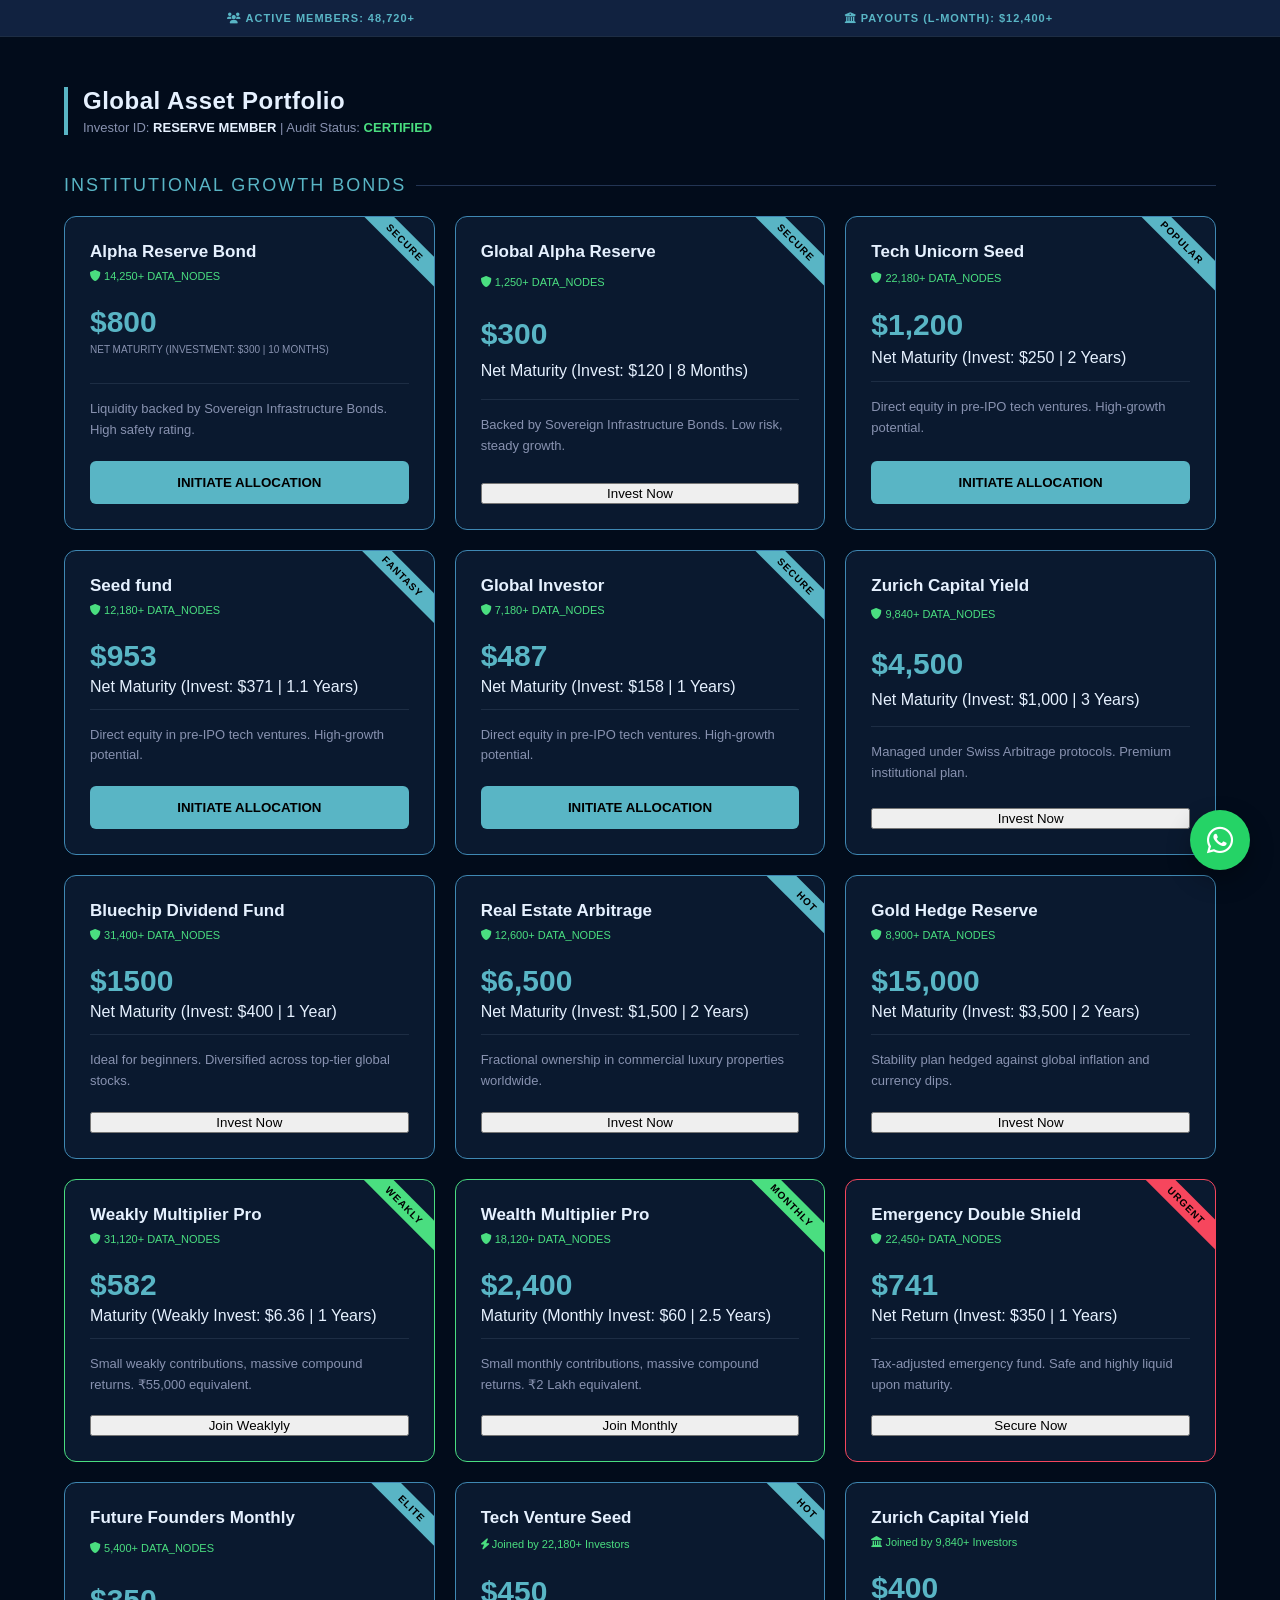
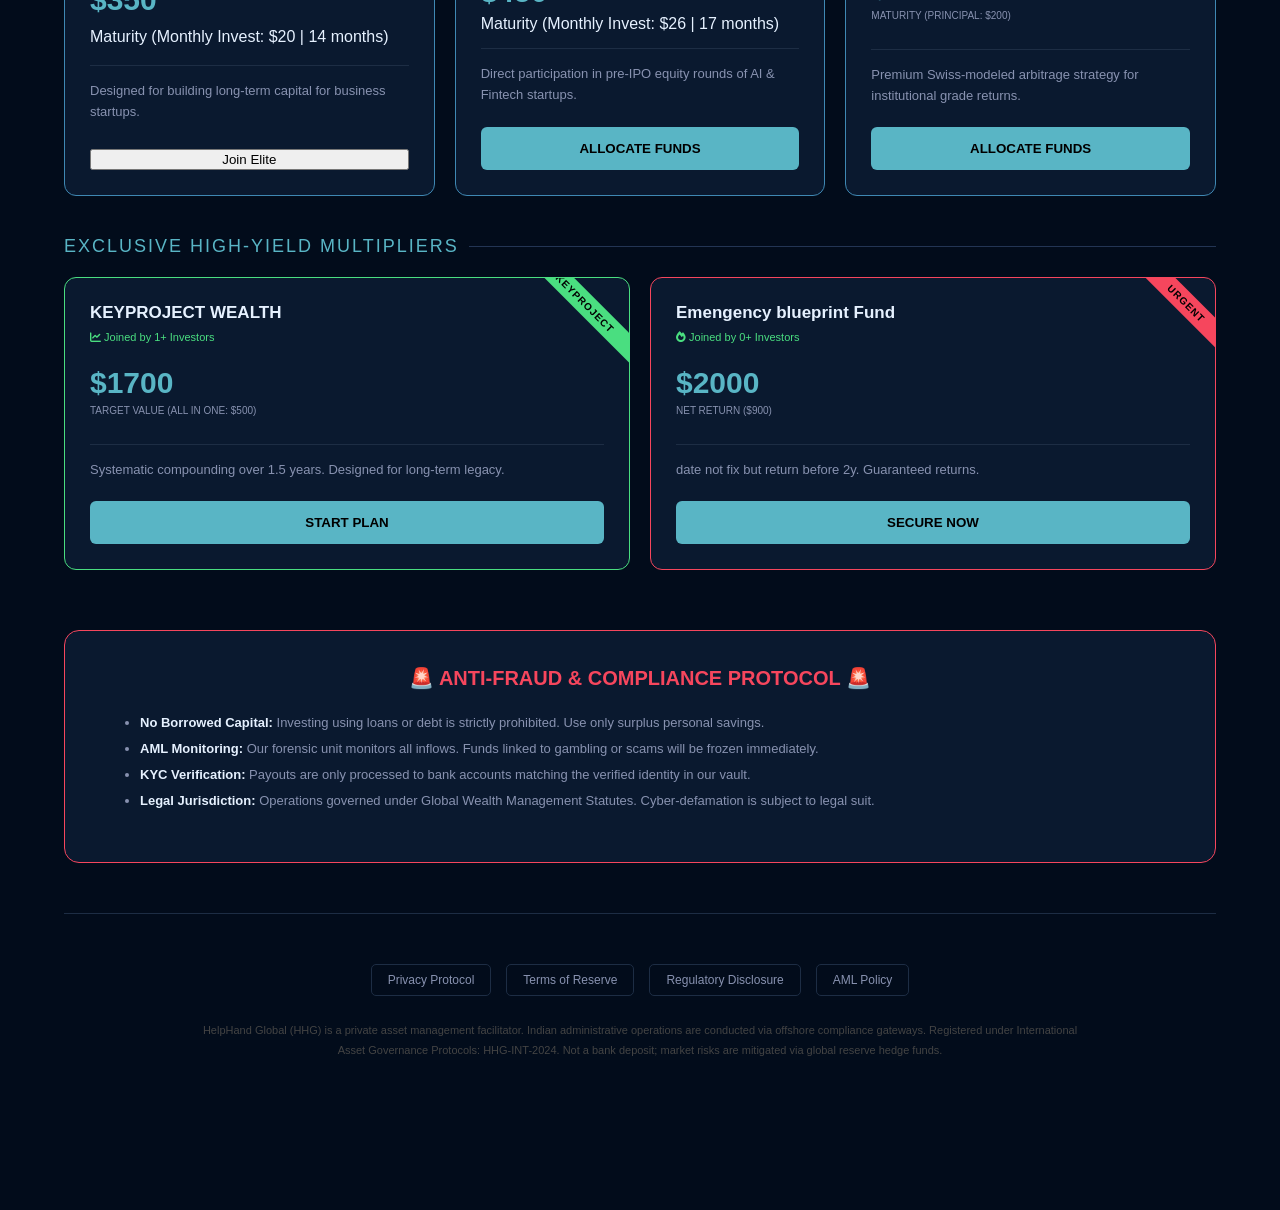
<file: dashboard.html>
<!DOCTYPE html>
<html lang="en">
<head>
    <meta charset="UTF-8">
    <meta name="viewport" content="width=device-width, initial-scale=1.0, user-scalable=no">
    <title>Institutional Dashboard | HelpHand Global Reserve</title>
    <link rel="stylesheet" href="https://cdnjs.cloudflare.com/ajax/libs/font-awesome/6.0.0/css/all.min.css">
    <style>
        :root { --gold: #59b5c5; --panel: #0a192f; --white: #e6f1ff; --text-dim: #8892b0; --bg: #020c1b; }
        body { background: var(--bg); font-family: 'Segoe UI', Tahoma, Geneva, Verdana, sans-serif; color: var(--white); margin: 0; padding-bottom: 80px; }
        
        /* Header Stats */
        .stats-ticker { background: #112240; padding: 12px; display: flex; justify-content: space-around; font-size: 11px; color: var(--gold); border-bottom: 1px solid #1d2d44; font-weight: bold; text-transform: uppercase; letter-spacing: 1px; }

        .dashboard-wrapper { padding: 20px 5%; max-width: 1300px; margin: 0 auto; }
        .welcome-msg { margin: 30px 0; border-left: 4px solid var(--gold); padding-left: 15px; }
        .welcome-msg h2 { margin: 0; font-size: 24px; letter-spacing: 0.5px; }
        .welcome-msg p { color: var(--text-dim); font-size: 13px; margin: 5px 0; }

        /* Grid System */
        .section-title { font-size: 18px; color: var(--gold); margin: 40px 0 20px; text-transform: uppercase; letter-spacing: 2px; display: flex; align-items: center; gap: 10px; }
        .section-title::after { content: ""; height: 1px; background: #233554; flex: 1; }
        
        .opp-grid { display: grid; grid-template-columns: repeat(auto-fit, minmax(300px, 1fr)); gap: 20px; }
        
        /* Card Styling */
        .opp-card { background: var(--panel); border: 1px solid #3f88b3; border-radius: 12px; padding: 25px; transition: 0.4s; position: relative; overflow: hidden; display: flex; flex-direction: column; justify-content: space-between; }
        .opp-card:hover { border-color: var(--gold); transform: translateY(-8px); box-shadow: 0 15px 35px rgba(0,0,0,0.6); }
        
        .opp-card h3 { color: var(--white); margin: 0; font-size: 17px; font-weight: 600; }
        .investor-stat { font-size: 11px; color: #4ade80; margin: 8px 0; display: block; font-weight: 500; }
        
        .opp-card .payout { display: block; color: var(--gold); font-size: 30px; font-weight: 800; margin: 15px 0 5px; }
        .net-label { font-size: 10px; color: var(--text-dim); margin-bottom: 15px; text-transform: uppercase; }
        
        .details { font-size: 13px; color: var(--text-dim); line-height: 1.6; padding-top: 15px; border-top: 1px solid #1d2d44; margin-bottom: 20px; }
        
        .tag { position: absolute; top: 15px; right: -35px; background: var(--gold); color: #000; font-size: 10px; font-weight: 900; padding: 5px 40px; transform: rotate(45deg); letter-spacing: 1px; }

        /* Buttons */
        .apply-btn { background: var(--gold); color: #000; border: none; padding: 14px; width: 100%; border-radius: 6px; font-weight: 800; cursor: pointer; text-transform: uppercase; transition: 0.3s; }
        .apply-btn:hover { background: #e2b96d; letter-spacing: 1px; }

        /* Prohibition Box */
        .scammer-warning { background: #0a192f; border: 1px solid #f6465d; padding: 35px; border-radius: 15px; margin-top: 60px; }
        .scammer-warning h2 { color: #f6465d; margin-top: 0; text-align: center; font-size: 20px; }
        .rules-list { color: var(--text-dim); font-size: 13px; line-height: 2; margin-top: 20px; }
        .rules-list b { color: var(--white); }

        /* Floating WhatsApp */
        .whatsapp-float { position: fixed; bottom: 30px; right: 30px; background: #25d366; color: white; width: 60px; height: 60px; border-radius: 50%; display: flex; align-items: center; justify-content: center; font-size: 30px; box-shadow: 0 10px 25px rgba(0,0,0,0.3); z-index: 999; text-decoration: none; }

        /* Footer */
        .legal-footer { text-align: center; padding: 50px 0; border-top: 1px solid #1d2d44; margin-top: 50px; }
        .legal-links { margin-bottom: 25px; display: flex; justify-content: center; gap: 15px; flex-wrap: wrap; }
        .legal-links a { color: var(--text-dim); text-decoration: none; font-size: 12px; padding: 8px 16px; border: 1px solid #1d2d44; border-radius: 5px; transition: 0.3s; }
        .legal-links a:hover { border-color: var(--gold); color: var(--gold); }
    </style>
</head>
<body>

    <div class="stats-ticker">
        <span><i class="fas fa-users"></i> ACTIVE MEMBERS: 48,720+</span>
        <span><i class="fas fa-university"></i> PAYOUTS (L-MONTH): $12,400+</span>
    </div>

    <div class="dashboard-wrapper">
        <div class="welcome-msg">
            <h2>Global Asset Portfolio</h2>
            <p>Investor ID: <span id="user-display" style="color: var(--white); font-weight: bold;">...</span> | Audit Status: <span style="color: #4ade80; font-weight: bold;">CERTIFIED</span></p>
        </div>

        <div class="section-title">Institutional Growth Bonds</div>
        <div class="opp-grid" id="standard-grid">
            <div class="opp-card">
                <div class="tag">SECURE</div>
                <h3>Alpha Reserve Bond</h3>
                <span class="investor-stat"><i class="fas fa-shield-alt"></i> 14,250+ DATA_NODES</span>
                <span class="payout">$800</span>
                <span class="net-label">Net Maturity (Investment: $300 | 10 Months)</span>
                <p class="details">Liquidity backed by Sovereign Infrastructure Bonds. High safety rating.</p>
                <button class="apply-btn" onclick="invest(300, '$800', ' 10 Months')">INITIATE ALLOCATION</button>
            </div>

<div class="opp-card">
    <div class="tag">SECURE</div>
    <h3>Global Alpha Reserve</h3>
    <span class="investor-stat"><i class="fas fa-shield-alt"></i> 1,250+ DATA_NODES</span>
    <span class="payout">$300</span>
    <span class="net-return">Net Maturity (Invest: $120 | 8 Months)</span>
    <p class="details">Backed by Sovereign Infrastructure Bonds. Low risk, steady growth.</p>
    <button class="applyn-btn" onclick="invest(120, '$300', '8 Months')">Invest Now</button>
</div>

<div class="opp-card">
    <div class="tag">POPULAR</div>
    <h3>Tech Unicorn Seed</h3>
    <span class="investor-stat"><i class="fas fa-shield-alt"></i> 22,180+ DATA_NODES</span>
    <span class="payout">$1,200</span>
    <span class="net-return">Net Maturity (Invest: $250 | 2 Years)</span>
    <p class="details">Direct equity in pre-IPO tech ventures. High-growth potential.</p>
    <button class="apply-btn" onclick="invest(250, '$1200', '2 Years')">INITIATE ALLOCATION</button>
</div>

     <div class="opp-card">
    <div class="tag">FANTASY</div>
    <h3> Seed fund</h3>
    <span class="investor-stat"><i class="fas fa-shield-alt"></i> 12,180+ DATA_NODES</span>
    <span class="payout">$953</span>
    <span class="net-return">Net Maturity (Invest: $371 | 1.1 Years)</span>
    <p class="details">Direct equity in pre-IPO tech ventures. High-growth potential.</p>
    <button class="apply-btn" onclick="invest(371, '$953', '1.1 Years')">INITIATE ALLOCATION</button>
</div>
       

 <div class="opp-card">
    <div class="tag">SECURE</div>
    <h3> Global Investor</h3>
    <span class="investor-stat"><i class="fas fa-shield-alt"></i> 7,180+ DATA_NODES</span>
    <span class="payout">$487</span>
    <span class="net-return">Net Maturity (Invest: $158 | 1 Years)</span>
    <p class="details">Direct equity in pre-IPO tech ventures. High-growth potential.</p>
    <button class="apply-btn" onclick="invest(158, '$487', '1 Years')">INITIATE ALLOCATION</button>
</div>           

<div class="opp-card">
    <h3>Zurich Capital Yield</h3>
    <span class="investor-stat"><i class="fas fa-shield-alt"></i> 9,840+ DATA_NODES</span>
    <span class="payout">$4,500</span>
    <span class="net-return">Net Maturity (Invest: $1,000 | 3 Years)</span>
    <p class="details">Managed under Swiss Arbitrage protocols. Premium institutional plan.</p>
    <button class="apply-btn-sm" onclick="invest(1000, '$4500', '3 Years')">Invest Now</button>
</div>

<div class="opp-card">
    <h3>Bluechip Dividend Fund</h3>
    <span class="investor-stat"><i class="fas fa-shield-alt"></i> 31,400+ DATA_NODES</span>
    <span class="payout">$1500</span>
    <span class="net-return">Net Maturity (Invest: $400 | 1 Year)</span>
    <p class="details">Ideal for beginners. Diversified across top-tier global stocks.</p>
    <button class="apply-btn-sm" onclick="invest(400, '$1500', '1 Year')">Invest Now</button>
</div>

<div class="opp-card">
    <div class="tag">HOT</div>
    <h3>Real Estate Arbitrage</h3>
    <span class="investor-stat"><i class="fas fa-shield-alt"></i> 12,600+ DATA_NODES</span>
    <span class="payout">$6,500</span>
    <span class="net-return">Net Maturity (Invest: $1,500 | 2 Years)</span>
    <p class="details">Fractional ownership in commercial luxury properties worldwide.</p>
    <button class="apply-btn-sm" onclick="invest(1500, '$6500', '2 Years')">Invest Now</button>
</div>

<div class="opp-card">
    <h3>Gold Hedge Reserve</h3>
    <span class="investor-stat"><i class="fas fa-shield-alt"></i> 8,900+ DATA_NODES</span>
    <span class="payout">$15,000</span>
    <span class="net-return">Net Maturity (Invest: $3,500 | 2 Years)</span>
    <p class="details">Stability plan hedged against global inflation and currency dips.</p>
    <button class="apply-btn-sm" onclick="invest(3500, '$15000', '2 Years')">Invest Now</button>
</div>

  <div class="opp-card" style="border-color: #4ade80;">
    <div class="tag" style="background: #4ade80;">WEAKLY</div>
    <h3>Weakly Multiplier Pro</h3>
    <span class="investor-stat"><i class="fas fa-shield-alt"></i> 31,120+ DATA_NODES</span>
    <span class="payout">$582</span>
    <span class="net-return">Maturity (Weakly Invest: $6.36 | 1 Years)</span>
    <p class="details">Small weakly contributions, massive compound returns. ₹55,000 equivalent.</p>
    <button class="apply-btn-sm" onclick="invest('6.36 Weakly', '582', '1 Years')">Join Weaklyly</button>
</div>          

<div class="opp-card" style="border-color: #4ade80;">
    <div class="tag" style="background: #4ade80;">MONTHLY</div>
    <h3>Wealth Multiplier Pro</h3>
    <span class="investor-stat"><i class="fas fa-shield-alt"></i> 18,120+ DATA_NODES</span>
    <span class="payout">$2,400</span>
    <span class="net-return">Maturity (Monthly Invest: $60 | 2.5 Years)</span>
    <p class="details">Small monthly contributions, massive compound returns. ₹2 Lakh equivalent.</p>
    <button class="apply-btn-sm" onclick="invest('60 Monthly', '$2400', '2.5 Years')">Join Monthly</button>
</div>

<div class="opp-card" style="border-color: #f6465d;">
    <div class="tag" style="background: #f6465d;">URGENT</div>
    <h3>Emergency Double Shield</h3>
    <span class="investor-stat"><i class="fas fa-shield-alt"></i> 22,450+ DATA_NODES</span>
    <span class="payout">$741</span>
    <span class="net-return">Net Return (Invest: $350 | 1 Years)</span>
    <p class="details">Tax-adjusted emergency fund. Safe and highly liquid upon maturity.</p>
    <button class="apply-btn-sm" onclick="invest(350, '$741', '1 Years')">Secure Now</button>
</div>

<div class="opp-card">
    <div class="tag">ELITE</div>
    <h3>Future Founders Monthly</h3>
    <span class="investor-stat"><i class="fas fa-shield-alt"></i> 5,400+ DATA_NODES</span>
    <span class="payout">$350</span>
    <span class="net-return">Maturity (Monthly Invest: $20 | 14 months)</span>
    <p class="details">Designed for building long-term capital for business startups.</p>
    <button class="apply-btn-sm" onclick="invest('$20 Monthly', '$350', '14 months')">Join Elite</button>
</div>

             <div class="opp-card">
                <div class="tag">HOT</div>
                <h3>Tech Venture Seed</h3>
                <span class="investor-stat"><i class="fas fa-bolt"></i> Joined by 22,180+ Investors</span>
                <span class="payout">$450</span>
                <span class="net-return">Maturity (Monthly Invest: $26 | 17 months)</span>
                <p class="details">Direct participation in pre-IPO equity rounds of AI & Fintech startups.</p>
                <button class="apply-btn" onclick="invest('$26 Monthly', '$450', '17 months')">Allocate Funds</button>
            </div>
            
            <div class="opp-card">
                <h3>Zurich Capital Yield</h3>
                <span class="investor-stat"><i class="fas fa-landmark"></i> Joined by 9,840+ Investors</span>
                <span class="payout">$400</span>
                <span class="net-label"> Maturity (Principal: $200)</span>
                <p class="details">Premium Swiss-modeled arbitrage strategy for institutional grade returns.</p>
                <button class="apply-btn" onclick="invest('$400', '1 Year')">Allocate Funds</button>
            </div>

            </div>

       <div class="section-title">Exclusive High-Yield Multipliers</div>
        <div class="opp-grid">
            <div class="opp-card" style="border-color: #4ade80;">
                <div class="tag" style="background: #4ade80;">KEYPROJECT</div>
                <h3>KEYPROJECT WEALTH</h3>
                <span class="investor-stat"><i class="fas fa-chart-line"></i> Joined by 1+ Investors</span>
                <span class="payout">$1700</span>
                <span class="net-label">Target Value (All in one: $500)</span>
                <p class="details">Systematic compounding over 1.5 years. Designed for long-term legacy.</p>
                <button class="apply-btn" onclick="invest('Vie Goal project', '$1700', '1.5 Years')">Start Plan</button>
            </div>

            <div class="opp-card" style="border-color: #f6465d;">
                <div class="tag" style="background: #f6465d;">URGENT</div>
                <h3>Emengency blueprint Fund</h3>
                <span class="investor-stat"><i class="fas fa-fire"></i> Joined by 0+ Investors</span>
                <span class="payout">$2000</span>
                <span class="net-label">Net Return ($900)</span>
                <p class="details">date not fix but return before 2y. Guaranteed returns.</p>
                <button class="apply-btn" onclick="invest($900, '$2000',Anytime,'Years')">Secure Now</button>
            </div>
            </div>

        <div class="scammer-warning">
            <h2>🚨 ANTI-FRAUD & COMPLIANCE PROTOCOL 🚨</h2>
            <ul class="rules-list">
                <li><b>No Borrowed Capital:</b> Investing using loans or debt is strictly prohibited. Use only surplus personal savings.</li>
                <li><b>AML Monitoring:</b> Our forensic unit monitors all inflows. Funds linked to gambling or scams will be frozen immediately.</li>
                <li><b>KYC Verification:</b> Payouts are only processed to bank accounts matching the verified identity in our vault.</li>
                <li><b>Legal Jurisdiction:</b> Operations governed under Global Wealth Management Statutes. Cyber-defamation is subject to legal suit.</li>
            </ul>
        </div>

        <div class="legal-footer">
            <div class="legal-links">
                <a href="#">Privacy Protocol</a>
                <a href="#">Terms of Reserve</a>
                <a href="#">Regulatory Disclosure</a>
                <a href="#">AML Policy</a>
            </div>
            <p style="font-size: 11px; color: #444; max-width: 900px; margin: 0 auto; line-height: 1.8;">
                HelpHand Global (HHG) is a private asset management facilitator. Indian administrative operations are conducted via offshore compliance gateways. Registered under International Asset Governance Protocols: HHG-INT-2024. Not a bank deposit; market risks are mitigated via global reserve hedge funds.
            </p>
        </div>
    </div>

    <a href="https://wa.me/919076267214" class="whatsapp-float" target="_blank">
        <i class="fab fa-whatsapp"></i>
    </a>

    <script>
        // Load Identity
        const userData = JSON.parse(localStorage.getItem('hhg_user')) || {name: "Reserve Member"};
        document.getElementById('user-display').innerText = userData.name.toUpperCase();

        // Investment Trigger
        function invest(amt, target, time) {
            const consent = confirm("I certify that I am investing my own surplus savings and not borrowed funds. I accept the Institutional Reserve Terms.");
            if(consent) {
                localStorage.setItem('hhg_plan', JSON.stringify({ investAmt: amt, targetAmt: target, tenure: time }));
                window.location.href = 'checkout.html';
            }
        }
    </script>
</body>
</html>
</file>
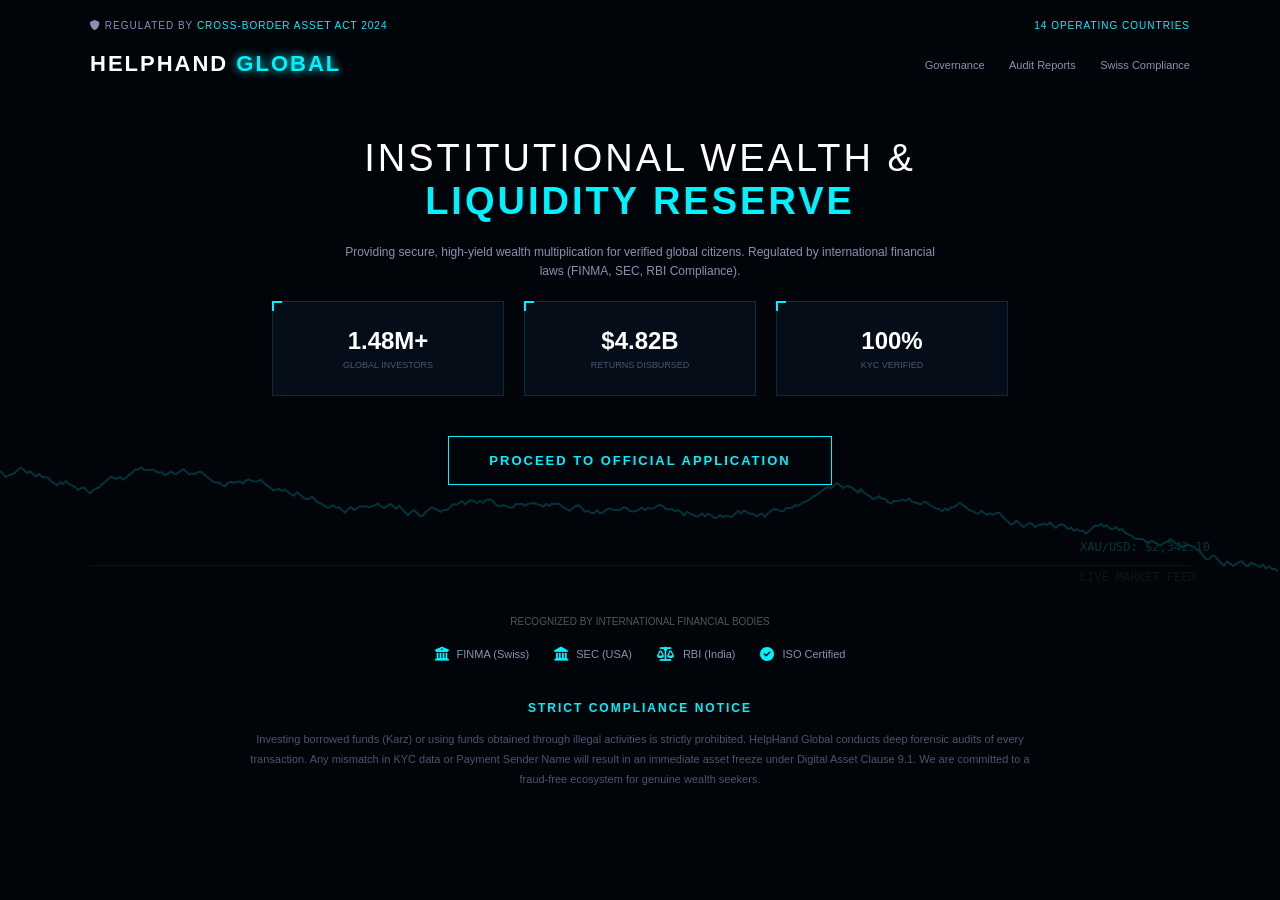
<file: home.html>
<!DOCTYPE html>
<html lang="en">
<head>
    <meta charset="UTF-8">
    <meta name="viewport" content="width=device-width, initial-scale=1.0">
    <title>Dashboard | Helphand Global Strategic Reserve</title>
    
    <link rel="icon" type="image/png" href="my-logo.png">
    <link rel="stylesheet" href="https://cdnjs.cloudflare.com/ajax/libs/font-awesome/6.0.0/css/all.min.css">

    <style>
        :root {
            --neon-blue: #00f2ff;
            --dark-bg: #010409;
            --panel-bg: rgba(6, 15, 25, 0.96);
            --border-glow: rgba(0, 242, 255, 0.15);
        }

        body, html {
            margin: 0; padding: 0; width: 100%; height: 100%;
            overflow-x: hidden; background-color: var(--dark-bg);
            font-family: 'Inter', sans-serif; color: white;
        }

        /* LIVE CHART BACKGROUND */
        #chart-canvas { position: fixed; top: 0; left: 0; width: 100%; height: 100%; z-index: 0; pointer-events: none; opacity: 0.2; }

        #main-container { position: relative; z-index: 10; max-width: 1100px; margin: 0 auto; padding: 20px; }

        /* TOP BAR INFO */
        .top-status { display: flex; justify-content: space-between; font-size: 10px; color: #8892b0; text-transform: uppercase; letter-spacing: 1px; margin-bottom: 20px; }
        .top-status span { color: var(--neon-blue); }

        nav { display: flex; justify-content: space-between; align-items: center; margin-bottom: 60px; }
        .main-logo { font-size: 22px; font-weight: bold; letter-spacing: 2px; }
        .main-logo span { color: var(--neon-blue); text-shadow: 0 0 10px var(--neon-blue); }
        .nav-links a { color: #8892b0; text-decoration: none; margin-left: 20px; font-size: 11px; transition: 0.3s; }
        .nav-links a:hover { color: var(--neon-blue); }

        /* HERO AREA */
        .hero { text-align: center; margin-bottom: 50px; }
        h1 { font-size: 38px; font-weight: 300; letter-spacing: 3px; margin: 0; text-transform: uppercase; }
        h1 span { color: var(--neon-blue); font-weight: 600; }
        .hero-p { color: #8892b0; font-size: 12px; max-width: 600px; margin: 20px auto; line-height: 1.6; }

        /* METRICS */
        .metrics { display: flex; justify-content: center; gap: 20px; margin-bottom: 40px; }
        .m-card { background: var(--panel-bg); border: 1px solid var(--border-glow); padding: 25px; width: 180px; text-align: center; position: relative; }
        .m-card h2 { font-size: 24px; margin: 0; color: white; }
        .m-card p { font-size: 9px; color: #495670; margin: 5px 0 0; text-transform: uppercase; }
        .m-card::before { content: ''; position: absolute; top: -1px; left: -1px; width: 8px; height: 8px; border-top: 2px solid var(--neon-blue); border-left: 2px solid var(--neon-blue); }

        /* WORKING ACTION BUTTON */
        .action-btn { 
            background: transparent; 
            border: 1px solid var(--neon-blue); 
            color: var(--neon-blue); 
            padding: 16px 40px; 
            font-size: 13px; 
            font-weight: bold; 
            cursor: pointer; 
            letter-spacing: 2px; 
            transition: 0.4s; 
            display: block; 
            margin: 0 auto;
            text-decoration: none; /* In case it's <a> tag */
            text-align: center;
        }
        .action-btn:hover { background: var(--neon-blue); color: black; box-shadow: 0 0 20px rgba(0, 242, 255, 0.4); }

        /* COMPLIANCE & BADGES */
        .compliance-area { margin-top: 80px; text-align: center; border-top: 1px solid rgba(255,255,255,0.05); padding-top: 40px; }
        .badge-row { display: flex; justify-content: center; gap: 25px; flex-wrap: wrap; margin-bottom: 40px; }
        .badge { font-size: 11px; color: #8892b0; display: flex; align-items: center; gap: 8px; }
        .badge i { color: var(--neon-blue); font-size: 14px; }

        .notice-box { max-width: 800px; margin: 0 auto; text-align: center; }
        .notice-title { color: var(--neon-blue); font-size: 12px; font-weight: bold; letter-spacing: 2px; margin-bottom: 15px; text-transform: uppercase; }
        .notice-text { color: #495670; font-size: 11px; line-height: 1.8; }
    </style>
</head>
<body>

    <canvas id="chart-canvas"></canvas>

    <div id="main-container">
        <div class="top-status">
            <div><i class="fas fa-shield-alt"></i> Regulated by <span>Cross-Border Asset Act 2024</span></div>
            <div><span>14 Operating Countries</span></div>
        </div>

        <nav>
            <div class="main-logo">HELPHAND <span>GLOBAL</span></div>
            <div class="nav-links">
                <a href="#">Governance</a>
                <a href="#">Audit Reports</a>
                <a href="#">Swiss Compliance</a>
            </div>
        </nav>

        <section class="hero">
            <h1>Institutional Wealth &<br><span>Liquidity Reserve</span></h1>
            <p class="hero-p">Providing secure, high-yield wealth multiplication for verified global citizens. Regulated by international financial laws (FINMA, SEC, RBI Compliance).</p>

            <div class="metrics">
                <div class="m-card"><h2>1.48M+</h2><p>Global Investors</p></div>
                <div class="m-card"><h2>$4.82B</h2><p>Returns Disbursed</p></div>
                <div class="m-card"><h2>100%</h2><p>KYC Verified</p></div>
            </div>

            <button class="action-btn" onclick="window.location.href='kyc.html'">PROCEED TO OFFICIAL APPLICATION</button>
        </section>

        <div class="compliance-area">
            <p style="font-size: 10px; color: #555; margin-bottom: 20px; text-transform: uppercase;">Recognized by International Financial Bodies</p>
            <div class="badge-row">
                <div class="badge"><i class="fas fa-university"></i> FINMA (Swiss)</div>
                <div class="badge"><i class="fas fa-landmark"></i> SEC (USA)</div>
                <div class="badge"><i class="fas fa-balance-scale"></i> RBI (India)</div>
                <div class="badge"><i class="fas fa-check-circle"></i> ISO Certified</div>
            </div>

            <div class="notice-box">
                <div class="notice-title">Strict Compliance Notice</div>
                <p class="notice-text">
                    Investing borrowed funds (Karz) or using funds obtained through illegal activities is strictly prohibited. HelpHand Global conducts deep forensic audits of every transaction. Any mismatch in KYC data or Payment Sender Name will result in an immediate asset freeze under Digital Asset Clause 9.1. We are committed to a fraud-free ecosystem for genuine wealth seekers.
                </p>
            </div>
        </div>
    </div>

    <script>
        const canvas = document.getElementById('chart-canvas');
        const ctx = canvas.getContext('2d');
        let width = canvas.width = window.innerWidth;
        let height = canvas.height = window.innerHeight;
        let prices = [];
        let currentPrice = height / 2;

        function init() {
            prices = [];
            for(let i=0; i<width/3; i++) {
                currentPrice += (Math.random() - 0.5) * 7;
                prices.push(currentPrice);
            }
        }

        function draw() {
            ctx.clearRect(0,0,width,height);
            currentPrice += (Math.random() - 0.5) * 8;
            prices.push(currentPrice);
            if(prices.length > width/3) prices.shift();

            // Draw EMA Line
            ctx.lineWidth = 2;
            ctx.strokeStyle = '#00f2ff';
            ctx.beginPath();
            ctx.moveTo(0, prices[0]);
            for(let i=1; i<prices.length; i++) ctx.lineTo(i*3, prices[i]);
            ctx.stroke();

            // Floating Labels
            let lastY = prices[prices.length-1];
            ctx.font = "12px monospace";
            ctx.fillStyle = "#00f2ff";
            ctx.fillText("XAU/USD: $2,342.10", width-200, lastY - 20);
            ctx.fillStyle = "rgba(255,255,255,0.3)";
            ctx.fillText("LIVE MARKET FEED", width-200, lastY + 10);

            requestAnimationFrame(draw);
        }
        init(); draw();
    </script>
</body>
</html>
</file>
